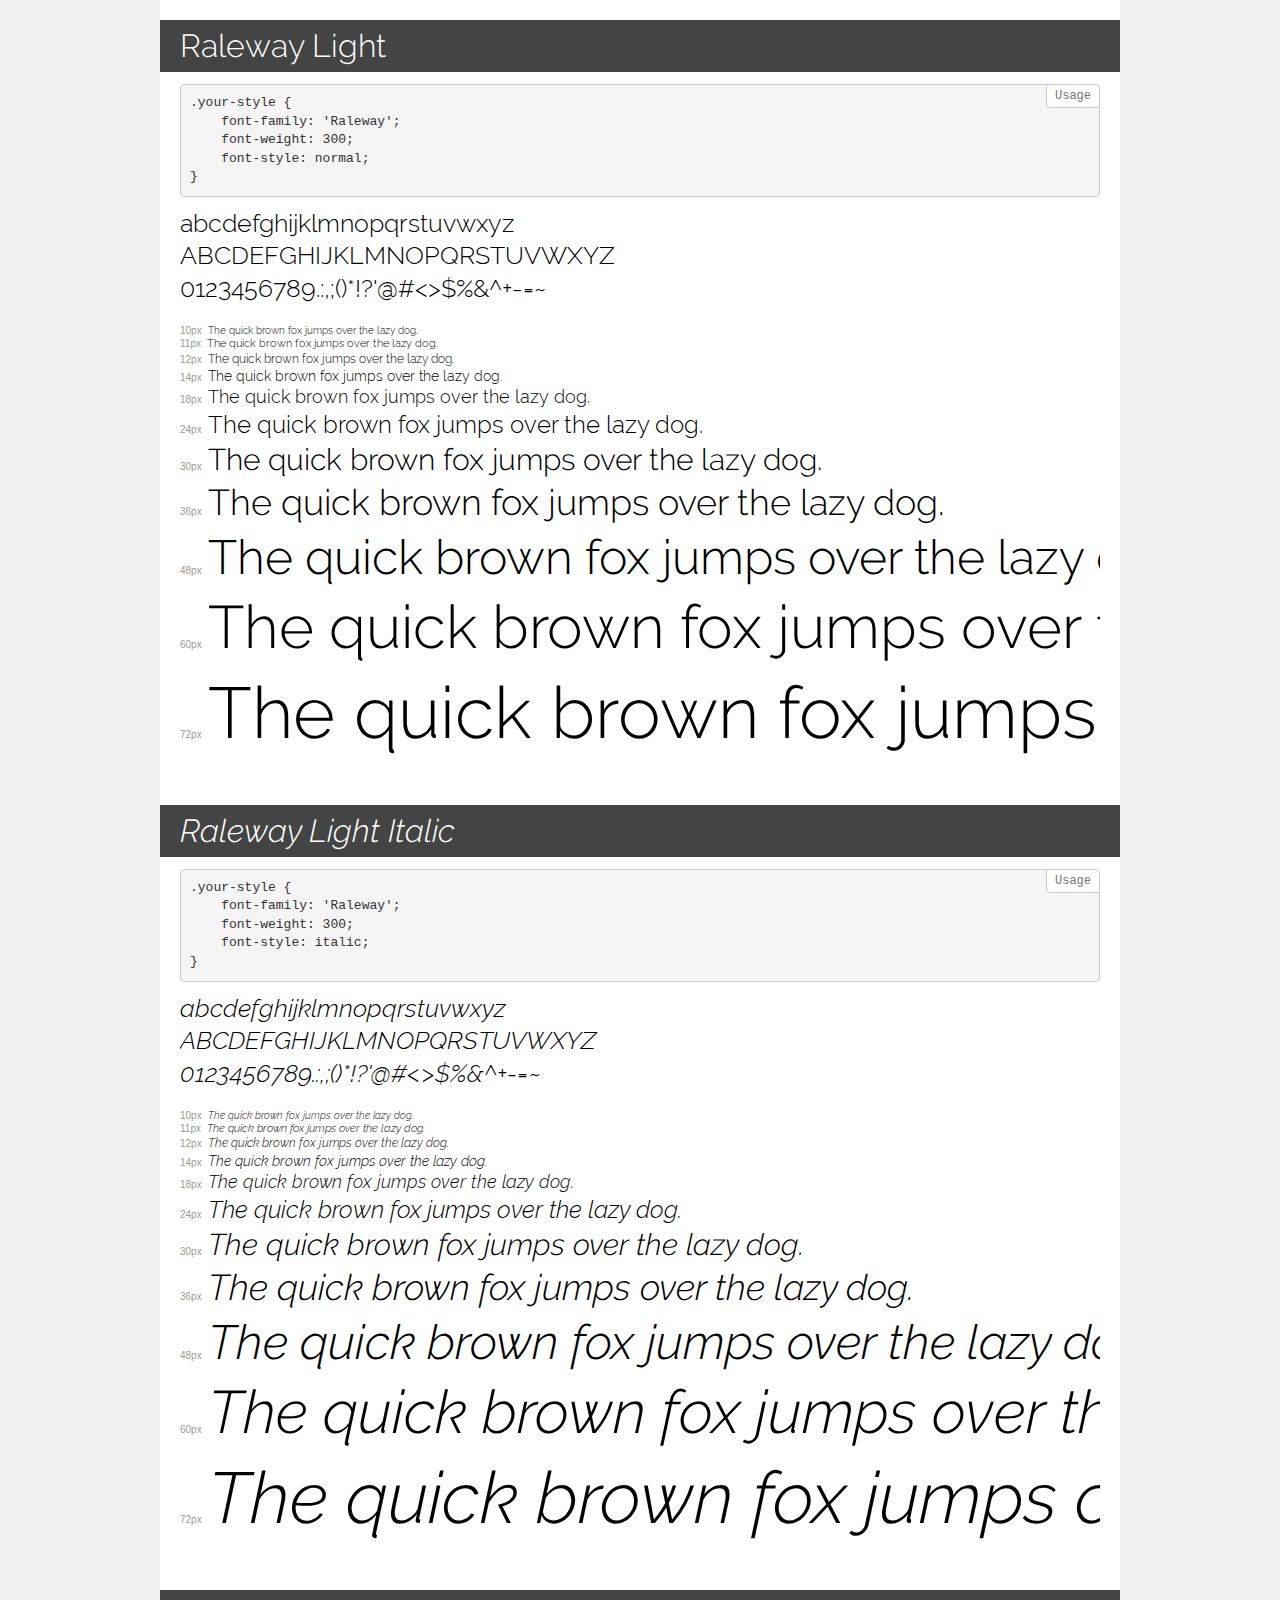
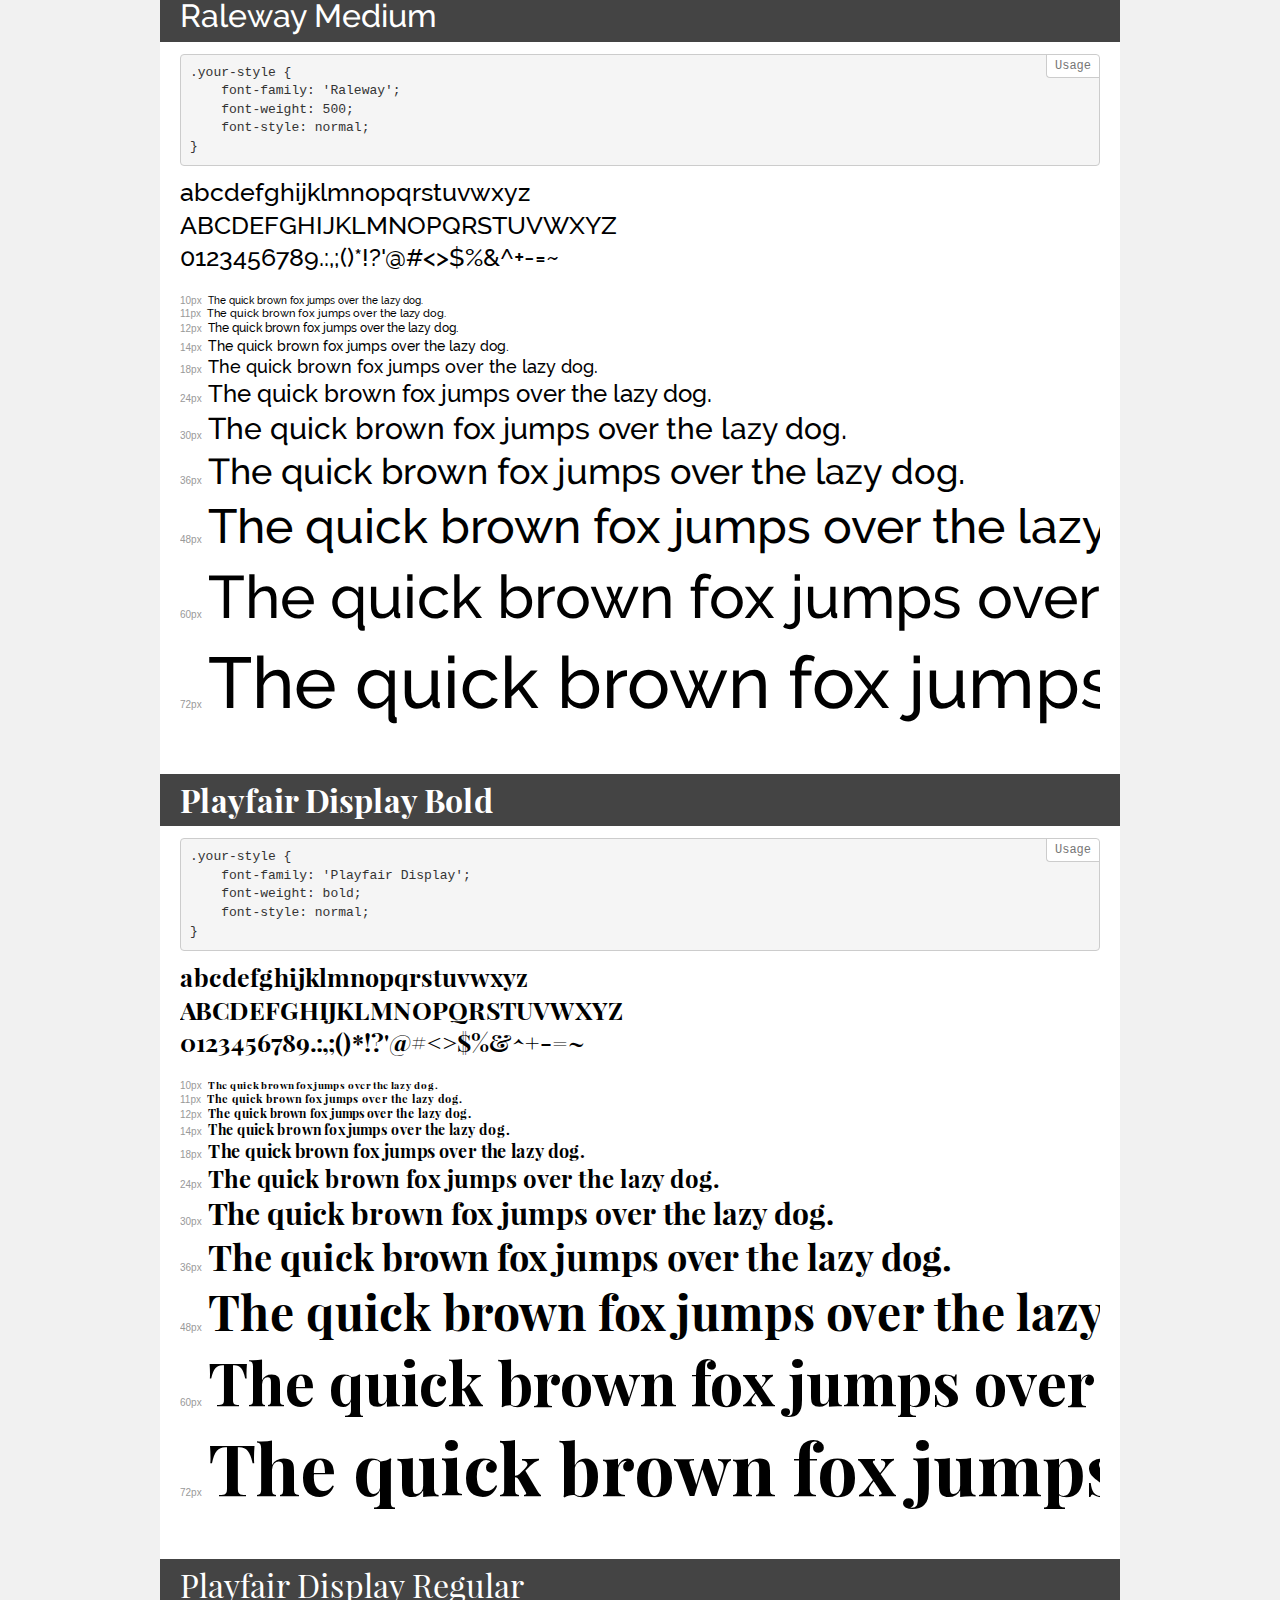
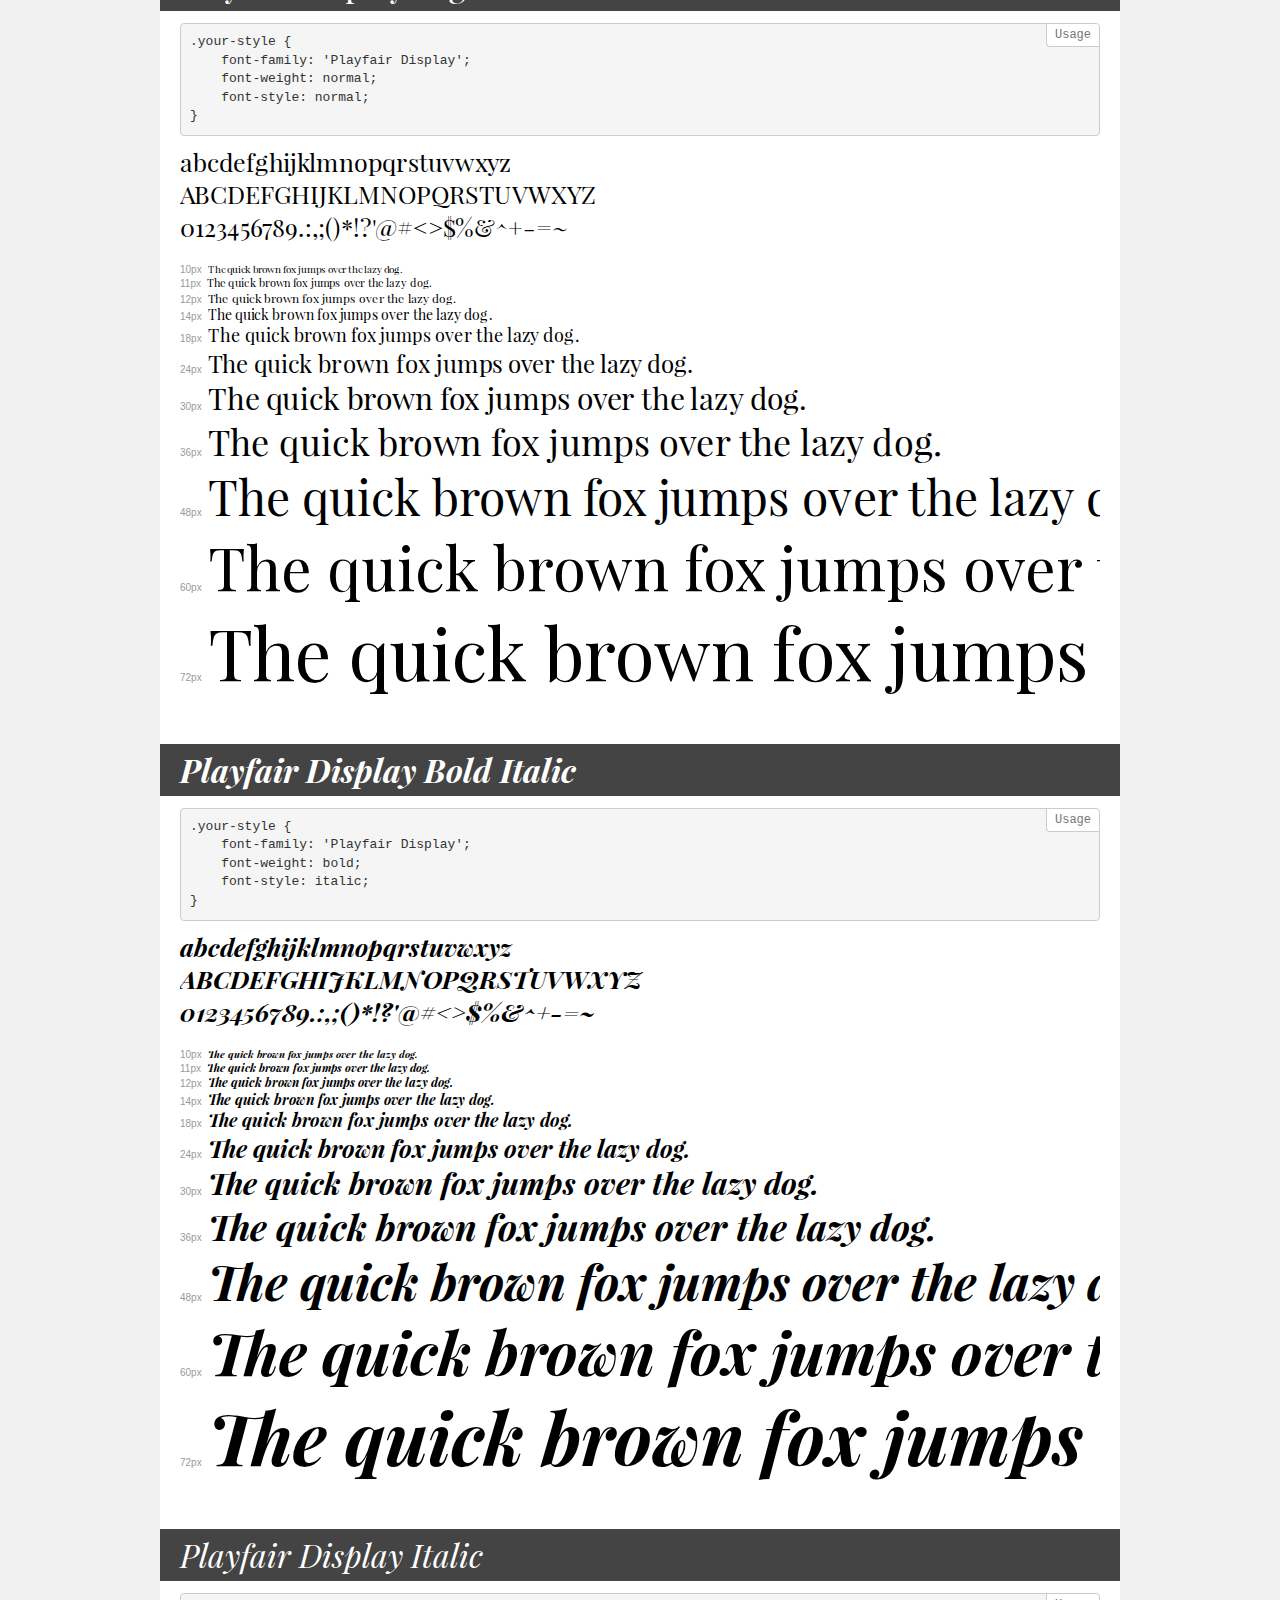
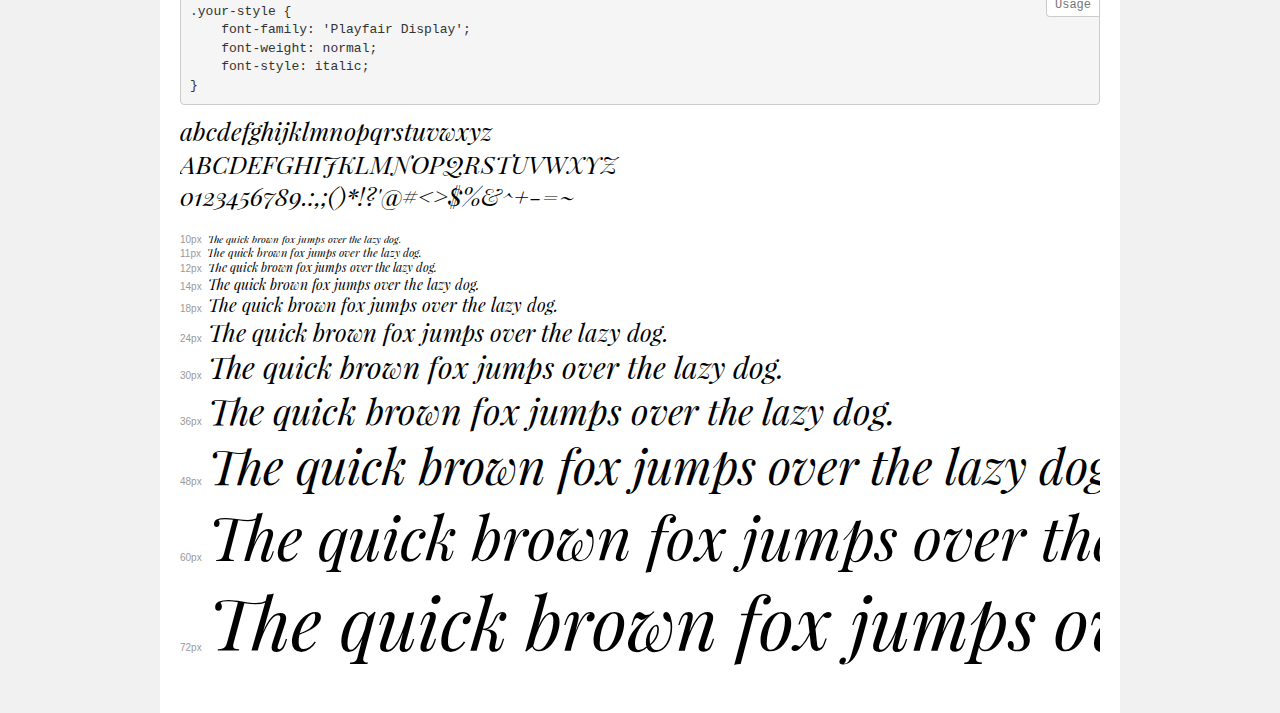
<file: assets/fonts/demo.html>
<!DOCTYPE html>
<html>
<head>
    <meta charset="utf-8">
    <meta http-equiv="X-UA-Compatible" content="IE=edge">
    <meta name="viewport" content="width=device-width, initial-scale=1">
    <meta name="robots" content="noindex, noarchive">
    <meta name="format-detection" content="telephone=no">
    <title>Transfonter demo</title>
    <link href="stylesheet.css" rel="stylesheet">
    <style>
        /*
        http://meyerweb.com/eric/tools/css/reset/
        v2.0 | 20110126
        License: none (public domain)
        */
        html, body, div, span, applet, object, iframe,
        h1, h2, h3, h4, h5, h6, p, blockquote, pre,
        a, abbr, acronym, address, big, cite, code,
        del, dfn, em, img, ins, kbd, q, s, samp,
        small, strike, strong, sub, sup, tt, var,
        b, u, i, center,
        dl, dt, dd, ol, ul, li,
        fieldset, form, label, legend,
        table, caption, tbody, tfoot, thead, tr, th, td,
        article, aside, canvas, details, embed,
        figure, figcaption, footer, header, hgroup,
        menu, nav, output, ruby, section, summary,
        time, mark, audio, video {
            margin: 0;
            padding: 0;
            border: 0;
            font-size: 100%;
            font: inherit;
            vertical-align: baseline;
        }
        /* HTML5 display-role reset for older browsers */
        article, aside, details, figcaption, figure,
        footer, header, hgroup, menu, nav, section {
            display: block;
        }
        body {
            line-height: 1;
        }
        ol, ul {
            list-style: none;
        }
        blockquote, q {
            quotes: none;
        }
        blockquote:before, blockquote:after,
        q:before, q:after {
            content: '';
            content: none;
        }
        table {
            border-collapse: collapse;
            border-spacing: 0;
        }
        /* common styles */
        body {
            background: #f1f1f1;
            color: #000;
        }
        .page {
            background: #fff;
            width: 920px;
            margin: 0 auto;
            padding: 20px 20px 0 20px;
            overflow: hidden;
        }
        .font-container {
            overflow-x: auto;
            overflow-y: hidden;
            margin-bottom: 40px;
            line-height: 1.3;
            white-space: nowrap;
            padding-bottom: 5px;
        }
        h1 {
            position: relative;
            background: #444;
            font-size: 32px;
            color: #fff;
            padding: 10px 20px;
            margin: 0 -20px 12px -20px;
        }
        .letters {
            font-size: 25px;
            margin-bottom: 20px;
        }
        .s10:before {
            content: '10px';
        }
        .s11:before {
            content: '11px';
        }
        .s12:before {
            content: '12px';
        }
        .s14:before {
            content: '14px';
        }
        .s18:before {
            content: '18px';
        }
        .s24:before {
            content: '24px';
        }
        .s30:before {
            content: '30px';
        }
        .s36:before {
            content: '36px';
        }
        .s48:before {
            content: '48px';
        }
        .s60:before {
            content: '60px';
        }
        .s72:before {
            content: '72px';
        }
        .s10:before, .s11:before, .s12:before, .s14:before,
        .s18:before, .s24:before, .s30:before, .s36:before,
        .s48:before, .s60:before, .s72:before {
            font-family: Arial, sans-serif;
            font-size: 10px;
            font-weight: normal;
            font-style: normal;
            color: #999;
            padding-right: 6px;
        }
        pre {
            display: block;
            position: relative;
            padding: 9px;
            margin: 0 0 10px;
            font-family: Monaco, Menlo, Consolas, "Courier New", monospace !important;
            font-size: 13px;
            line-height: 1.428571429;
            color: #333;
            font-weight: normal !important;
            font-style: normal !important;
            background-color: #f5f5f5;
            border: 1px solid #ccc;
            overflow-x: auto;
            border-radius: 4px;
        }
        pre:after {
            display: block;
            position: absolute;
            right: 0;
            top: 0;
            content: 'Usage';
            line-height: 1;
            padding: 5px 8px;
            font-size: 12px;
            color: #767676;
            background-color: #fff;
            border: 1px solid #ccc;
            border-right: none;
            border-top: none;
            border-radius: 0 4px 0 4px;
            z-index: 10;
        }
        /* responsive */
        @media (max-width: 959px) {
            .page {
                width: auto;
                margin: 0;
            }
        }
    </style>
</head>
<body>
<div class="page">
    <div class="demo" style="font-family: 'Raleway'; font-weight: 300; font-style: normal;">
        <h1>Raleway Light</h1>
        <pre>.your-style {
    font-family: 'Raleway';
    font-weight: 300;
    font-style: normal;
}</pre>
        <div class="font-container">
            <p class="letters">
                abcdefghijklmnopqrstuvwxyz<br>
ABCDEFGHIJKLMNOPQRSTUVWXYZ<br>
                0123456789.:,;()*!?'@#<>$%&^+-=~
            </p>
            <p class="s10" style="font-size: 10px;">The quick brown fox jumps over the lazy dog.</p>
            <p class="s11" style="font-size: 11px;">The quick brown fox jumps over the lazy dog.</p>
            <p class="s12" style="font-size: 12px;">The quick brown fox jumps over the lazy dog.</p>
            <p class="s14" style="font-size: 14px;">The quick brown fox jumps over the lazy dog.</p>
            <p class="s18" style="font-size: 18px;">The quick brown fox jumps over the lazy dog.</p>
            <p class="s24" style="font-size: 24px;">The quick brown fox jumps over the lazy dog.</p>
            <p class="s30" style="font-size: 30px;">The quick brown fox jumps over the lazy dog.</p>
            <p class="s36" style="font-size: 36px;">The quick brown fox jumps over the lazy dog.</p>
            <p class="s48" style="font-size: 48px;">The quick brown fox jumps over the lazy dog.</p>
            <p class="s60" style="font-size: 60px;">The quick brown fox jumps over the lazy dog.</p>
            <p class="s72" style="font-size: 72px;">The quick brown fox jumps over the lazy dog.</p>
        </div>
    </div>
    <div class="demo" style="font-family: 'Raleway'; font-weight: 300; font-style: italic;">
        <h1>Raleway Light Italic</h1>
        <pre>.your-style {
    font-family: 'Raleway';
    font-weight: 300;
    font-style: italic;
}</pre>
        <div class="font-container">
            <p class="letters">
                abcdefghijklmnopqrstuvwxyz<br>
ABCDEFGHIJKLMNOPQRSTUVWXYZ<br>
                0123456789.:,;()*!?'@#<>$%&^+-=~
            </p>
            <p class="s10" style="font-size: 10px;">The quick brown fox jumps over the lazy dog.</p>
            <p class="s11" style="font-size: 11px;">The quick brown fox jumps over the lazy dog.</p>
            <p class="s12" style="font-size: 12px;">The quick brown fox jumps over the lazy dog.</p>
            <p class="s14" style="font-size: 14px;">The quick brown fox jumps over the lazy dog.</p>
            <p class="s18" style="font-size: 18px;">The quick brown fox jumps over the lazy dog.</p>
            <p class="s24" style="font-size: 24px;">The quick brown fox jumps over the lazy dog.</p>
            <p class="s30" style="font-size: 30px;">The quick brown fox jumps over the lazy dog.</p>
            <p class="s36" style="font-size: 36px;">The quick brown fox jumps over the lazy dog.</p>
            <p class="s48" style="font-size: 48px;">The quick brown fox jumps over the lazy dog.</p>
            <p class="s60" style="font-size: 60px;">The quick brown fox jumps over the lazy dog.</p>
            <p class="s72" style="font-size: 72px;">The quick brown fox jumps over the lazy dog.</p>
        </div>
    </div>
    <div class="demo" style="font-family: 'Raleway'; font-weight: 500; font-style: normal;">
        <h1>Raleway Medium</h1>
        <pre>.your-style {
    font-family: 'Raleway';
    font-weight: 500;
    font-style: normal;
}</pre>
        <div class="font-container">
            <p class="letters">
                abcdefghijklmnopqrstuvwxyz<br>
ABCDEFGHIJKLMNOPQRSTUVWXYZ<br>
                0123456789.:,;()*!?'@#<>$%&^+-=~
            </p>
            <p class="s10" style="font-size: 10px;">The quick brown fox jumps over the lazy dog.</p>
            <p class="s11" style="font-size: 11px;">The quick brown fox jumps over the lazy dog.</p>
            <p class="s12" style="font-size: 12px;">The quick brown fox jumps over the lazy dog.</p>
            <p class="s14" style="font-size: 14px;">The quick brown fox jumps over the lazy dog.</p>
            <p class="s18" style="font-size: 18px;">The quick brown fox jumps over the lazy dog.</p>
            <p class="s24" style="font-size: 24px;">The quick brown fox jumps over the lazy dog.</p>
            <p class="s30" style="font-size: 30px;">The quick brown fox jumps over the lazy dog.</p>
            <p class="s36" style="font-size: 36px;">The quick brown fox jumps over the lazy dog.</p>
            <p class="s48" style="font-size: 48px;">The quick brown fox jumps over the lazy dog.</p>
            <p class="s60" style="font-size: 60px;">The quick brown fox jumps over the lazy dog.</p>
            <p class="s72" style="font-size: 72px;">The quick brown fox jumps over the lazy dog.</p>
        </div>
    </div>
    <div class="demo" style="font-family: 'Playfair Display'; font-weight: bold; font-style: normal;">
        <h1>Playfair Display Bold</h1>
        <pre>.your-style {
    font-family: 'Playfair Display';
    font-weight: bold;
    font-style: normal;
}</pre>
        <div class="font-container">
            <p class="letters">
                abcdefghijklmnopqrstuvwxyz<br>
ABCDEFGHIJKLMNOPQRSTUVWXYZ<br>
                0123456789.:,;()*!?'@#<>$%&^+-=~
            </p>
            <p class="s10" style="font-size: 10px;">The quick brown fox jumps over the lazy dog.</p>
            <p class="s11" style="font-size: 11px;">The quick brown fox jumps over the lazy dog.</p>
            <p class="s12" style="font-size: 12px;">The quick brown fox jumps over the lazy dog.</p>
            <p class="s14" style="font-size: 14px;">The quick brown fox jumps over the lazy dog.</p>
            <p class="s18" style="font-size: 18px;">The quick brown fox jumps over the lazy dog.</p>
            <p class="s24" style="font-size: 24px;">The quick brown fox jumps over the lazy dog.</p>
            <p class="s30" style="font-size: 30px;">The quick brown fox jumps over the lazy dog.</p>
            <p class="s36" style="font-size: 36px;">The quick brown fox jumps over the lazy dog.</p>
            <p class="s48" style="font-size: 48px;">The quick brown fox jumps over the lazy dog.</p>
            <p class="s60" style="font-size: 60px;">The quick brown fox jumps over the lazy dog.</p>
            <p class="s72" style="font-size: 72px;">The quick brown fox jumps over the lazy dog.</p>
        </div>
    </div>
    <div class="demo" style="font-family: 'Playfair Display'; font-weight: normal; font-style: normal;">
        <h1>Playfair Display Regular</h1>
        <pre>.your-style {
    font-family: 'Playfair Display';
    font-weight: normal;
    font-style: normal;
}</pre>
        <div class="font-container">
            <p class="letters">
                abcdefghijklmnopqrstuvwxyz<br>
ABCDEFGHIJKLMNOPQRSTUVWXYZ<br>
                0123456789.:,;()*!?'@#<>$%&^+-=~
            </p>
            <p class="s10" style="font-size: 10px;">The quick brown fox jumps over the lazy dog.</p>
            <p class="s11" style="font-size: 11px;">The quick brown fox jumps over the lazy dog.</p>
            <p class="s12" style="font-size: 12px;">The quick brown fox jumps over the lazy dog.</p>
            <p class="s14" style="font-size: 14px;">The quick brown fox jumps over the lazy dog.</p>
            <p class="s18" style="font-size: 18px;">The quick brown fox jumps over the lazy dog.</p>
            <p class="s24" style="font-size: 24px;">The quick brown fox jumps over the lazy dog.</p>
            <p class="s30" style="font-size: 30px;">The quick brown fox jumps over the lazy dog.</p>
            <p class="s36" style="font-size: 36px;">The quick brown fox jumps over the lazy dog.</p>
            <p class="s48" style="font-size: 48px;">The quick brown fox jumps over the lazy dog.</p>
            <p class="s60" style="font-size: 60px;">The quick brown fox jumps over the lazy dog.</p>
            <p class="s72" style="font-size: 72px;">The quick brown fox jumps over the lazy dog.</p>
        </div>
    </div>
    <div class="demo" style="font-family: 'Playfair Display'; font-weight: bold; font-style: italic;">
        <h1>Playfair Display Bold Italic</h1>
        <pre>.your-style {
    font-family: 'Playfair Display';
    font-weight: bold;
    font-style: italic;
}</pre>
        <div class="font-container">
            <p class="letters">
                abcdefghijklmnopqrstuvwxyz<br>
ABCDEFGHIJKLMNOPQRSTUVWXYZ<br>
                0123456789.:,;()*!?'@#<>$%&^+-=~
            </p>
            <p class="s10" style="font-size: 10px;">The quick brown fox jumps over the lazy dog.</p>
            <p class="s11" style="font-size: 11px;">The quick brown fox jumps over the lazy dog.</p>
            <p class="s12" style="font-size: 12px;">The quick brown fox jumps over the lazy dog.</p>
            <p class="s14" style="font-size: 14px;">The quick brown fox jumps over the lazy dog.</p>
            <p class="s18" style="font-size: 18px;">The quick brown fox jumps over the lazy dog.</p>
            <p class="s24" style="font-size: 24px;">The quick brown fox jumps over the lazy dog.</p>
            <p class="s30" style="font-size: 30px;">The quick brown fox jumps over the lazy dog.</p>
            <p class="s36" style="font-size: 36px;">The quick brown fox jumps over the lazy dog.</p>
            <p class="s48" style="font-size: 48px;">The quick brown fox jumps over the lazy dog.</p>
            <p class="s60" style="font-size: 60px;">The quick brown fox jumps over the lazy dog.</p>
            <p class="s72" style="font-size: 72px;">The quick brown fox jumps over the lazy dog.</p>
        </div>
    </div>
    <div class="demo" style="font-family: 'Playfair Display'; font-weight: normal; font-style: italic;">
        <h1>Playfair Display Italic</h1>
        <pre>.your-style {
    font-family: 'Playfair Display';
    font-weight: normal;
    font-style: italic;
}</pre>
        <div class="font-container">
            <p class="letters">
                abcdefghijklmnopqrstuvwxyz<br>
ABCDEFGHIJKLMNOPQRSTUVWXYZ<br>
                0123456789.:,;()*!?'@#<>$%&^+-=~
            </p>
            <p class="s10" style="font-size: 10px;">The quick brown fox jumps over the lazy dog.</p>
            <p class="s11" style="font-size: 11px;">The quick brown fox jumps over the lazy dog.</p>
            <p class="s12" style="font-size: 12px;">The quick brown fox jumps over the lazy dog.</p>
            <p class="s14" style="font-size: 14px;">The quick brown fox jumps over the lazy dog.</p>
            <p class="s18" style="font-size: 18px;">The quick brown fox jumps over the lazy dog.</p>
            <p class="s24" style="font-size: 24px;">The quick brown fox jumps over the lazy dog.</p>
            <p class="s30" style="font-size: 30px;">The quick brown fox jumps over the lazy dog.</p>
            <p class="s36" style="font-size: 36px;">The quick brown fox jumps over the lazy dog.</p>
            <p class="s48" style="font-size: 48px;">The quick brown fox jumps over the lazy dog.</p>
            <p class="s60" style="font-size: 60px;">The quick brown fox jumps over the lazy dog.</p>
            <p class="s72" style="font-size: 72px;">The quick brown fox jumps over the lazy dog.</p>
        </div>
    </div>
</div>
</body>
</html>
</file>
<file: assets/fonts/stylesheet.css>
@font-face {
    font-family: 'Raleway';
    src: url('Raleway-Light.eot');
    src: url('Raleway-Light.eot?#iefix') format('embedded-opentype'),
        url('Raleway-Light.woff2') format('woff2'),
        url('Raleway-Light.woff') format('woff'),
        url('Raleway-Light.ttf') format('truetype'),
        url('Raleway-Light.svg#Raleway-Light') format('svg');
    font-weight: 300;
    font-style: normal;
}

@font-face {
    font-family: 'Raleway';
    src: url('Raleway-LightItalic.eot');
    src: url('Raleway-LightItalic.eot?#iefix') format('embedded-opentype'),
        url('Raleway-LightItalic.woff2') format('woff2'),
        url('Raleway-LightItalic.woff') format('woff'),
        url('Raleway-LightItalic.ttf') format('truetype'),
        url('Raleway-LightItalic.svg#Raleway-LightItalic') format('svg');
    font-weight: 300;
    font-style: italic;
}

@font-face {
    font-family: 'Raleway';
    src: url('Raleway-Medium.eot');
    src: url('Raleway-Medium.eot?#iefix') format('embedded-opentype'),
        url('Raleway-Medium.woff2') format('woff2'),
        url('Raleway-Medium.woff') format('woff'),
        url('Raleway-Medium.ttf') format('truetype'),
        url('Raleway-Medium.svg#Raleway-Medium') format('svg');
    font-weight: 500;
    font-style: normal;
}

@font-face {
    font-family: 'Playfair Display';
    src: url('PlayfairDisplay-Bold.eot');
    src: url('PlayfairDisplay-Bold.eot?#iefix') format('embedded-opentype'),
        url('PlayfairDisplay-Bold.woff2') format('woff2'),
        url('PlayfairDisplay-Bold.woff') format('woff'),
        url('PlayfairDisplay-Bold.ttf') format('truetype'),
        url('PlayfairDisplay-Bold.svg#PlayfairDisplay-Bold') format('svg');
    font-weight: bold;
    font-style: normal;
}

@font-face {
    font-family: 'Playfair Display';
    src: url('PlayfairDisplay-Regular.eot');
    src: url('PlayfairDisplay-Regular.eot?#iefix') format('embedded-opentype'),
        url('PlayfairDisplay-Regular.woff2') format('woff2'),
        url('PlayfairDisplay-Regular.woff') format('woff'),
        url('PlayfairDisplay-Regular.ttf') format('truetype'),
        url('PlayfairDisplay-Regular.svg#PlayfairDisplay-Regular') format('svg');
    font-weight: normal;
    font-style: normal;
}

@font-face {
    font-family: 'Playfair Display';
    src: url('PlayfairDisplay-BoldItalic.eot');
    src: url('PlayfairDisplay-BoldItalic.eot?#iefix') format('embedded-opentype'),
        url('PlayfairDisplay-BoldItalic.woff2') format('woff2'),
        url('PlayfairDisplay-BoldItalic.woff') format('woff'),
        url('PlayfairDisplay-BoldItalic.ttf') format('truetype'),
        url('PlayfairDisplay-BoldItalic.svg#PlayfairDisplay-BoldItalic') format('svg');
    font-weight: bold;
    font-style: italic;
}

@font-face {
    font-family: 'Playfair Display';
    src: url('PlayfairDisplay-Italic.eot');
    src: url('PlayfairDisplay-Italic.eot?#iefix') format('embedded-opentype'),
        url('PlayfairDisplay-Italic.woff2') format('woff2'),
        url('PlayfairDisplay-Italic.woff') format('woff'),
        url('PlayfairDisplay-Italic.ttf') format('truetype'),
        url('PlayfairDisplay-Italic.svg#PlayfairDisplay-Italic') format('svg');
    font-weight: normal;
    font-style: italic;
}
</file>
